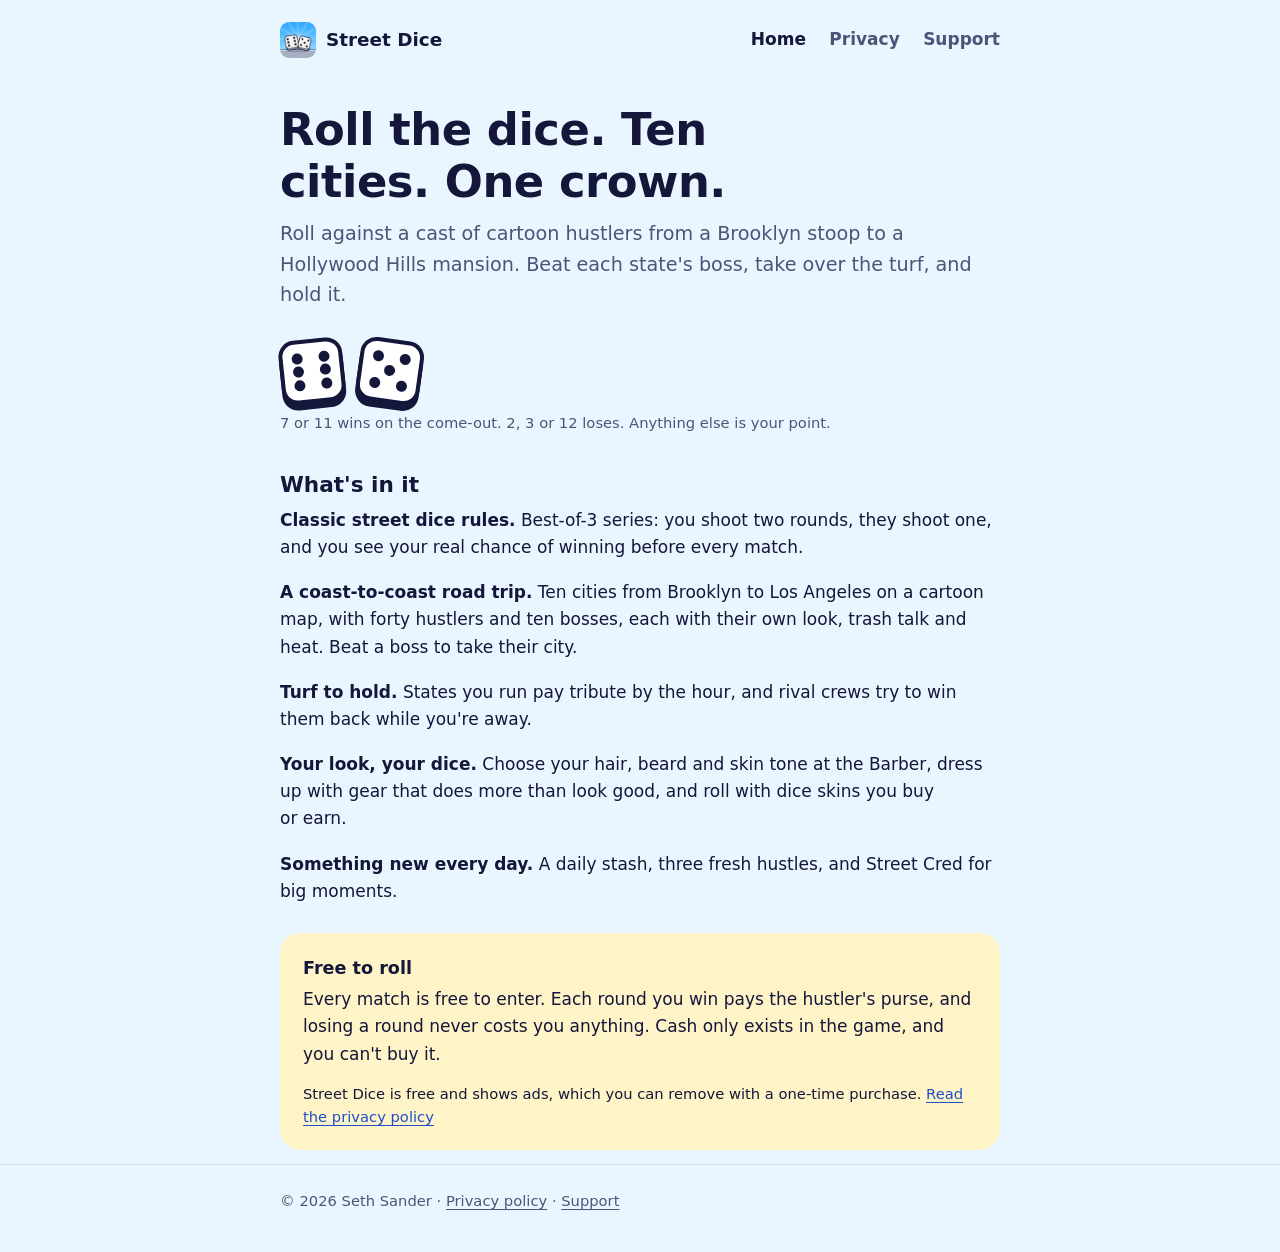
<file: index.html>
<!doctype html>
<html lang="en">
<head>
  <meta charset="utf-8">
  <meta name="viewport" content="width=device-width, initial-scale=1">
  <title>Street Dice: Hustle the City</title>
  <meta name="description" content="Street Dice is a cartoon street dice game for iPhone: road-trip across ten cities, take over turf and dress the part. Every match is free.">
  <link rel="icon" href="icon.png">
  <link rel="stylesheet" href="style.css">
</head>
<body>
  <header class="site">
    <div class="wrap">
      <a class="brand" href="./"><img src="icon.png" alt="">Street Dice</a>
      <nav class="site" aria-label="Site">
        <a href="./" aria-current="page">Home</a>
        <a href="privacy/">Privacy</a>
        <a href="support/">Support</a>
      </nav>
    </div>
  </header>

  <main class="wrap">
    <h1>Roll the dice. Ten cities. One crown.</h1>
    <p class="lead">Roll against a cast of cartoon hustlers from a Brooklyn stoop to a Hollywood Hills mansion. Beat each state's boss, take over the turf, and hold it.</p>

    <div class="dice" role="img" aria-label="Two dice showing six and five">
      <span class="die"><i></i><i class="off"></i><i></i><i></i><i class="off"></i><i></i><i></i><i class="off"></i><i></i></span>
      <span class="die"><i></i><i class="off"></i><i></i><i class="off"></i><i></i><i class="off"></i><i></i><i class="off"></i><i></i></span>
    </div>
    <p class="small muted">7 or 11 wins on the come-out. 2, 3 or 12 loses. Anything else is your point.</p>

    <h2>What's in it</h2>
    <div class="points">
      <p><strong>Classic street dice rules.</strong> Best-of-3 series: you shoot two rounds, they shoot one, and you see your real chance of winning before every match.</p>
      <p><strong>A coast-to-coast road trip.</strong> Ten cities from Brooklyn to Los Angeles on a cartoon map, with forty hustlers and ten bosses, each with their own look, trash talk and heat. Beat a boss to take their city.</p>
      <p><strong>Turf to hold.</strong> States you run pay tribute by the hour, and rival crews try to win them back while you're away.</p>
      <p><strong>Your look, your dice.</strong> Choose your hair, beard and skin tone at the Barber, dress up with gear that does more than look good, and roll with dice skins you buy or earn.</p>
      <p><strong>Something new every day.</strong> A daily stash, three fresh hustles, and Street Cred for big moments.</p>
    </div>

    <div class="card promise">
      <h3>Free to roll</h3>
      <p>Every match is free to enter. Each round you win pays the hustler's purse, and losing a round never costs you anything. Cash only exists in the game, and you can't buy it.</p>
      <p class="small" style="margin:0">Street Dice is free and shows ads, which you can remove with a one-time purchase. <a href="privacy/">Read the privacy policy</a></p>
    </div>
  </main>

  <footer class="site">
    <div class="wrap">
      &copy; 2026 Seth Sander &middot; <a href="privacy/">Privacy policy</a> &middot; <a href="support/">Support</a>
    </div>
  </footer>
</body>
</html>
</file>
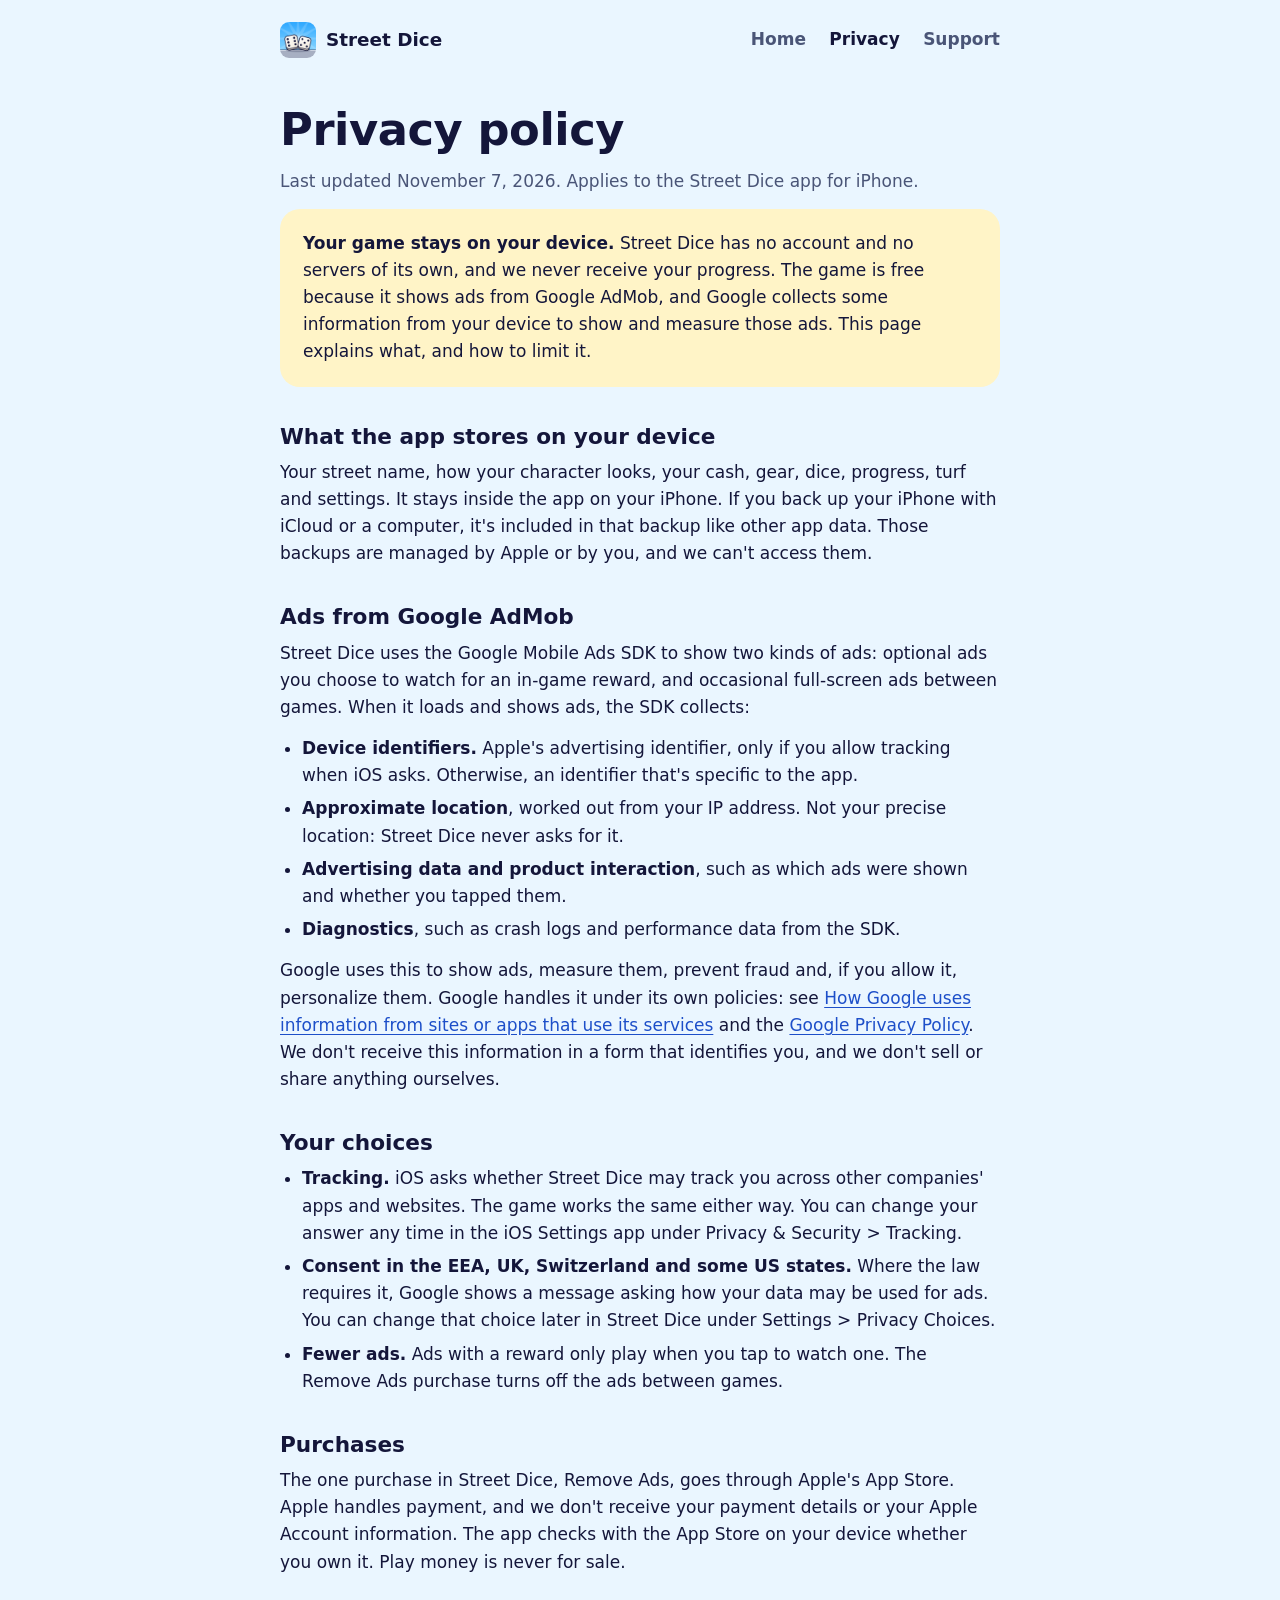
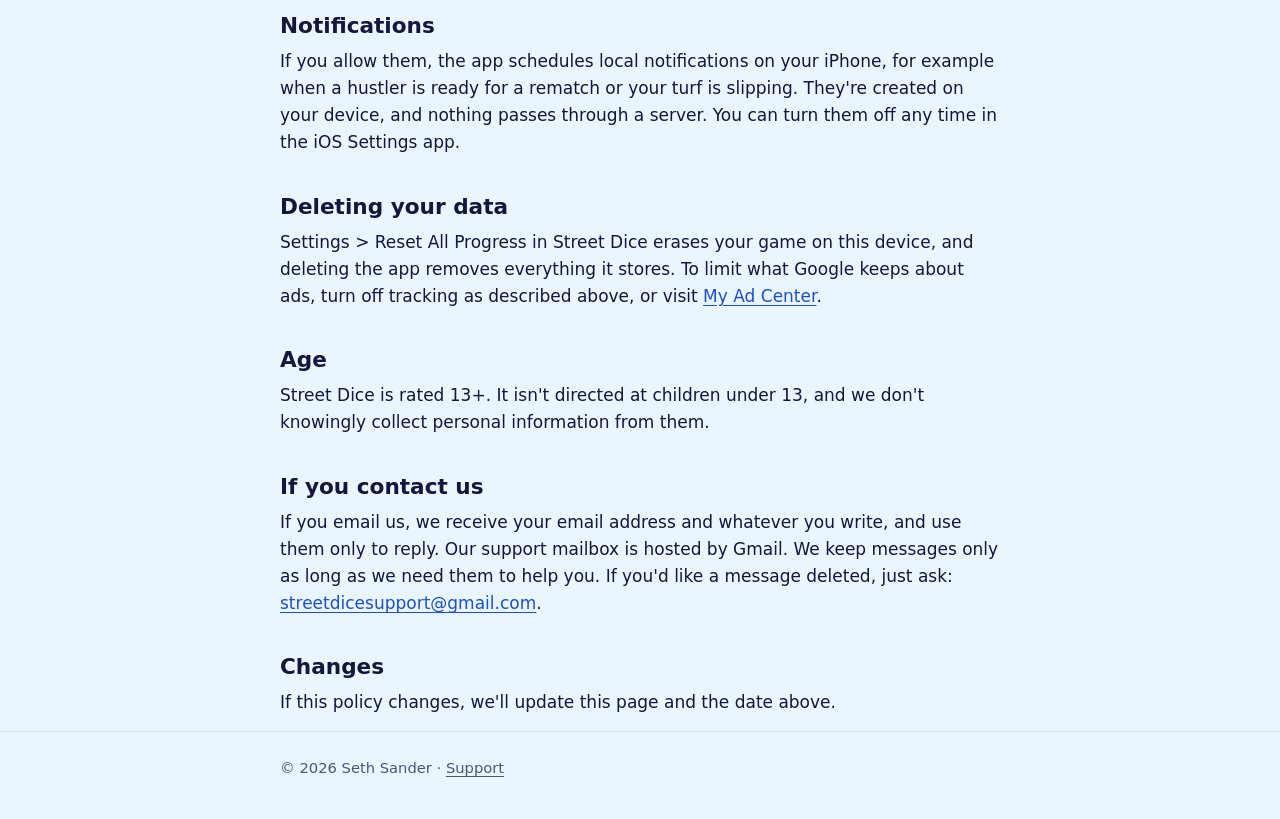
<file: privacy/index.html>
<!doctype html>
<html lang="en">
<head>
  <meta charset="utf-8">
  <meta name="viewport" content="width=device-width, initial-scale=1">
  <title>Privacy policy | Street Dice</title>
  <meta name="description" content="How Street Dice handles your information: your game stays on your device, and ads come from Google AdMob.">
  <link rel="icon" href="../icon.png">
  <link rel="stylesheet" href="../style.css">
</head>
<body>
  <header class="site">
    <div class="wrap">
      <a class="brand" href="../"><img src="../icon.png" alt="">Street Dice</a>
      <nav class="site" aria-label="Site">
        <a href="../">Home</a>
        <a href="./" aria-current="page">Privacy</a>
        <a href="../support/">Support</a>
      </nav>
    </div>
  </header>

  <main class="wrap">
    <h1>Privacy policy</h1>
    <p class="muted">Last updated November 7, 2026. Applies to the Street Dice app for iPhone.</p>

    <div class="card promise">
      <p style="margin:0"><strong>Your game stays on your device.</strong> Street Dice has no account and no servers of its own, and we never receive your progress. The game is free because it shows ads from Google AdMob, and Google collects some information from your device to show and measure those ads. This page explains what, and how to limit it.</p>
    </div>

    <h2>What the app stores on your device</h2>
    <p>Your street name, how your character looks, your cash, gear, dice, progress, turf and settings. It stays inside the app on your iPhone. If you back up your iPhone with iCloud or a computer, it's included in that backup like other app data. Those backups are managed by Apple or by you, and we can't access them.</p>

    <h2>Ads from Google AdMob</h2>
    <p>Street Dice uses the Google Mobile Ads SDK to show two kinds of ads: optional ads you choose to watch for an in-game reward, and occasional full-screen ads between games. When it loads and shows ads, the SDK collects:</p>
    <ul>
      <li><strong>Device identifiers.</strong> Apple's advertising identifier, only if you allow tracking when iOS asks. Otherwise, an identifier that's specific to the app.</li>
      <li><strong>Approximate location</strong>, worked out from your IP address. Not your precise location: Street Dice never asks for it.</li>
      <li><strong>Advertising data and product interaction</strong>, such as which ads were shown and whether you tapped them.</li>
      <li><strong>Diagnostics</strong>, such as crash logs and performance data from the SDK.</li>
    </ul>
    <p>Google uses this to show ads, measure them, prevent fraud and, if you allow it, personalize them. Google handles it under its own policies: see <a href="https://policies.google.com/technologies/partner-sites">How Google uses information from sites or apps that use its services</a> and the <a href="https://policies.google.com/privacy">Google Privacy Policy</a>. We don't receive this information in a form that identifies you, and we don't sell or share anything ourselves.</p>

    <h2>Your choices</h2>
    <ul>
      <li><strong>Tracking.</strong> iOS asks whether Street Dice may track you across other companies' apps and websites. The game works the same either way. You can change your answer any time in the iOS Settings app under Privacy &amp; Security &gt; Tracking.</li>
      <li><strong>Consent in the EEA, UK, Switzerland and some US states.</strong> Where the law requires it, Google shows a message asking how your data may be used for ads. You can change that choice later in Street Dice under Settings &gt; Privacy Choices.</li>
      <li><strong>Fewer ads.</strong> Ads with a reward only play when you tap to watch one. The Remove Ads purchase turns off the ads between games.</li>
    </ul>

    <h2>Purchases</h2>
    <p>The one purchase in Street Dice, Remove Ads, goes through Apple's App Store. Apple handles payment, and we don't receive your payment details or your Apple Account information. The app checks with the App Store on your device whether you own it. Play money is never for sale.</p>

    <h2>Notifications</h2>
    <p>If you allow them, the app schedules local notifications on your iPhone, for example when a hustler is ready for a rematch or your turf is slipping. They're created on your device, and nothing passes through a server. You can turn them off any time in the iOS Settings app.</p>

    <h2>Deleting your data</h2>
    <p>Settings &gt; Reset All Progress in Street Dice erases your game on this device, and deleting the app removes everything it stores. To limit what Google keeps about ads, turn off tracking as described above, or visit <a href="https://myadcenter.google.com/">My Ad Center</a>.</p>

    <h2>Age</h2>
    <p>Street Dice is rated 13+. It isn't directed at children under 13, and we don't knowingly collect personal information from them.</p>

    <h2>If you contact us</h2>
    <p>If you email us, we receive your email address and whatever you write, and use them only to reply. Our support mailbox is hosted by Gmail. We keep messages only as long as we need them to help you. If you'd like a message deleted, just ask: <a href="mailto:streetdicesupport@gmail.com">streetdicesupport@gmail.com</a>.</p>

    <h2>Changes</h2>
    <p>If this policy changes, we'll update this page and the date above.</p>
  </main>

  <footer class="site">
    <div class="wrap">
      &copy; 2026 Seth Sander &middot; <a href="../support/">Support</a>
    </div>
  </footer>
</body>
</html>
</file>
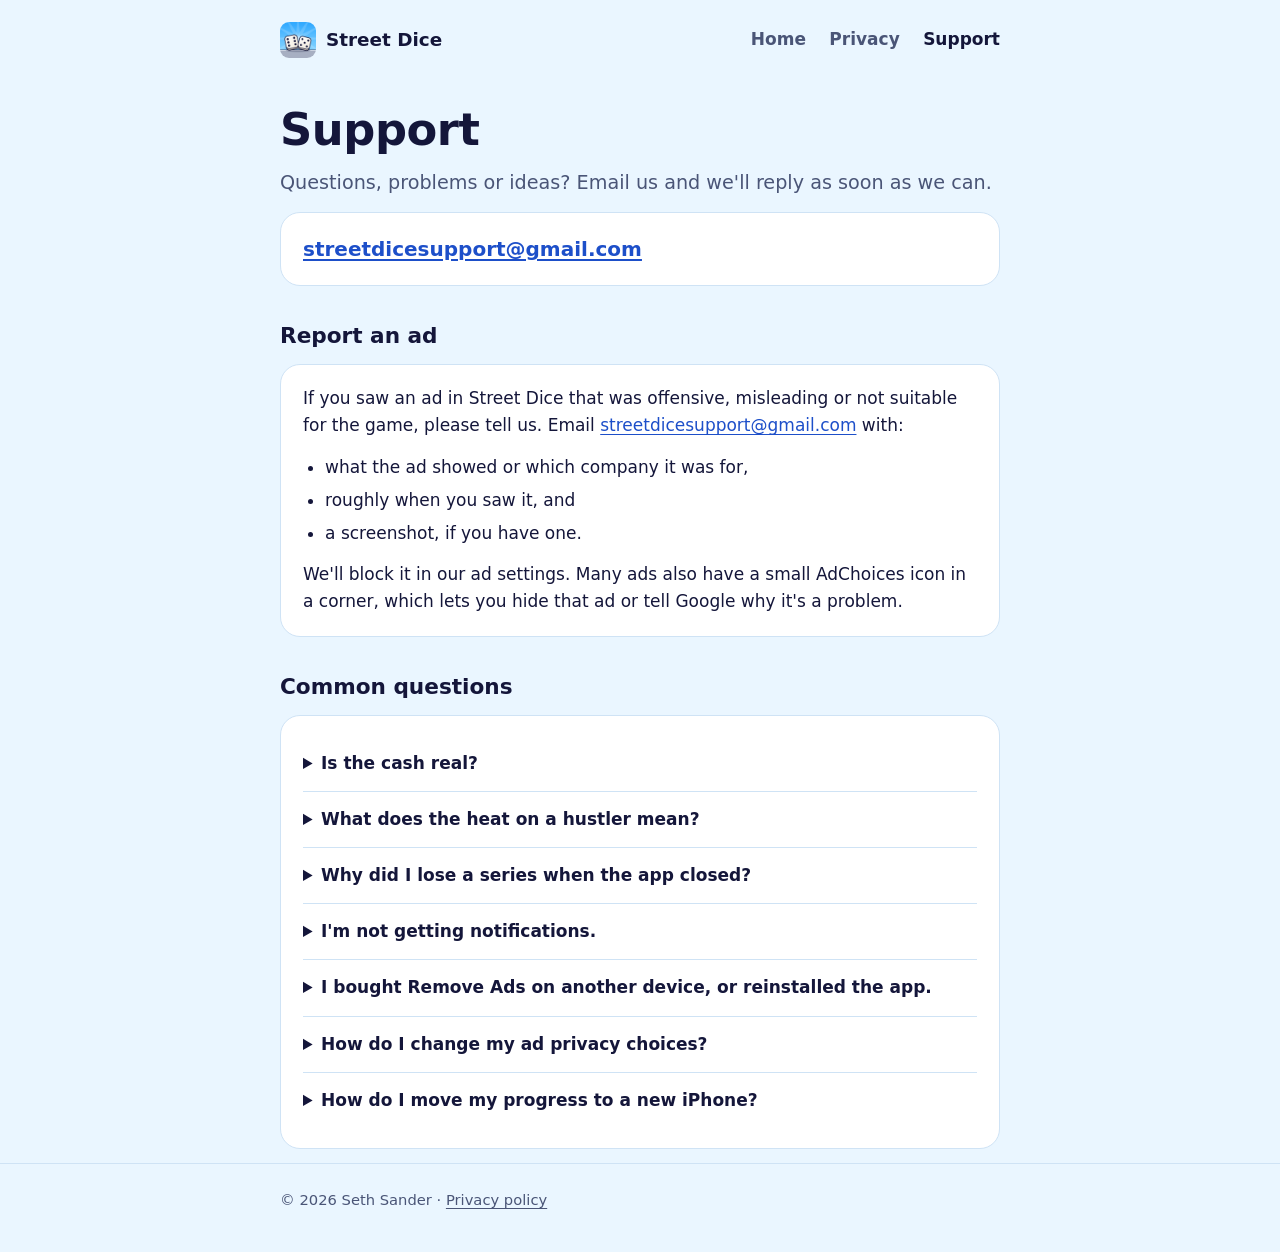
<file: support/index.html>
<!doctype html>
<html lang="en">
<head>
  <meta charset="utf-8">
  <meta name="viewport" content="width=device-width, initial-scale=1">
  <title>Support | Street Dice</title>
  <meta name="description" content="Get help with Street Dice, report an ad, or contact us.">
  <link rel="icon" href="../icon.png">
  <link rel="stylesheet" href="../style.css">
</head>
<body>
  <header class="site">
    <div class="wrap">
      <a class="brand" href="../"><img src="../icon.png" alt="">Street Dice</a>
      <nav class="site" aria-label="Site">
        <a href="../">Home</a>
        <a href="../privacy/">Privacy</a>
        <a href="./" aria-current="page">Support</a>
      </nav>
    </div>
  </header>

  <main class="wrap">
    <h1>Support</h1>
    <p class="lead">Questions, problems or ideas? Email us and we'll reply as soon as we can.</p>

    <div class="card">
      <p class="email" style="margin:0"><a href="mailto:streetdicesupport@gmail.com?subject=Street%20Dice%20support">streetdicesupport@gmail.com</a></p>
    </div>

    <h2 id="report-an-ad">Report an ad</h2>
    <div class="card">
      <p>If you saw an ad in Street Dice that was offensive, misleading or not suitable for the game, please tell us. Email <a href="mailto:streetdicesupport@gmail.com?subject=Street%20Dice%3A%20reporting%20an%20ad">streetdicesupport@gmail.com</a> with:</p>
      <ul>
        <li>what the ad showed or which company it was for,</li>
        <li>roughly when you saw it, and</li>
        <li>a screenshot, if you have one.</li>
      </ul>
      <p style="margin:0">We'll block it in our ad settings. Many ads also have a small AdChoices icon in a corner, which lets you hide that ad or tell Google why it's a problem.</p>
    </div>

    <h2>Common questions</h2>
    <div class="card">
      <details>
        <summary>Is the cash real?</summary>
        <p>No. Cash only exists inside Street Dice. You earn it by playing and spend it on gear and dice. You can't buy it, cash it out or trade it for anything real.</p>
      </details>
      <details>
        <summary>What does the heat on a hustler mean?</summary>
        <p>Hustlers play with an edge, shown as flames. When a throw would settle the round in your favor, there's a chance it "bounces funny" and gets thrown again. Brooklyn plays fair and the bosses run hot. The screen before every series shows your real chance of taking it.</p>
      </details>
      <details>
        <summary>Why did I lose a series when the app closed?</summary>
        <p>Leaving in the middle of a series counts as walking away, so it counts as a loss and that hustler goes on cooldown. You keep any purses you'd already won. That includes closing the app, or iOS closing it in the background. Finish the series before you switch away for long.</p>
      </details>
      <details>
        <summary>I'm not getting notifications.</summary>
        <p>Open Street Dice, go to Settings &gt; Notification Settings and turn on Allow Notifications. Focus modes can also silence them.</p>
      </details>
      <details>
        <summary>I bought Remove Ads on another device, or reinstalled the app.</summary>
        <p>Go to Settings &gt; Restore Purchases while signed in with the same Apple Account. Remove Ads turns off the ads between games. Ads that pay a reward only play when you choose to watch one, so they stay available.</p>
      </details>
      <details>
        <summary>How do I change my ad privacy choices?</summary>
        <p>For tracking, open the iOS Settings app and go to Privacy &amp; Security &gt; Tracking. In regions where Google asks for consent, Street Dice also shows Settings &gt; Privacy Choices. The <a href="../privacy/">privacy policy</a> has the details.</p>
      </details>
      <details>
        <summary>How do I move my progress to a new iPhone?</summary>
        <p>Your game is included when you back up your iPhone with iCloud or a computer, so restoring that backup to a new phone brings it along. We never receive your progress, so we can't restore it for you.</p>
      </details>
    </div>
  </main>

  <footer class="site">
    <div class="wrap">
      &copy; 2026 Seth Sander &middot; <a href="../privacy/">Privacy policy</a>
    </div>
  </footer>
</body>
</html>
</file>
<file: style.css>
:root {
  --page: #eaf6ff;
  --card: #ffffff;
  --line: #cfe3f5;
  --ink: #14163a;
  --muted: #4a5577;
  --accent: #1d4fc9;
  --accent-wash: #fff4c7;
  --gold: #ffd23f;
  --sky: #2fa8ff;
  color-scheme: light dark;
}

@media (prefers-color-scheme: dark) {
  :root {
    --page: #0c1030;
    --card: #161b45;
    --line: #262d63;
    --ink: #eef1ff;
    --muted: #aab3dc;
    --accent: #8fb4ff;
    --accent-wash: #2b2a17;
  }
}

* { box-sizing: border-box; }

html { -webkit-text-size-adjust: 100%; }

body {
  margin: 0;
  background: var(--page);
  color: var(--ink);
  font-family: ui-rounded, "SF Pro Rounded", system-ui, -apple-system, "Segoe UI", sans-serif;
  font-size: 1.0625rem;
  line-height: 1.6;
}

a { color: var(--accent); text-underline-offset: 3px; }
a:hover { text-decoration-thickness: 2px; }
:focus-visible { outline: 3px solid var(--accent); outline-offset: 2px; border-radius: 4px; }

.wrap { max-width: 760px; margin: 0 auto; padding: 0 20px; }

header.site { padding: 22px 0; }
header.site .wrap { display: flex; align-items: center; justify-content: space-between; gap: 16px; flex-wrap: wrap; }
.brand { display: inline-flex; align-items: center; gap: 10px; font-weight: 800; font-size: 1.15rem; color: var(--ink); text-decoration: none; }
.brand img { width: 36px; height: 36px; border-radius: 9px; }
nav.site a { margin-left: 18px; font-weight: 700; text-decoration: none; color: var(--muted); }
nav.site a:first-child { margin-left: 0; }
nav.site a[aria-current="page"] { color: var(--ink); }

main { padding-bottom: 64px; }

h1 { font-size: clamp(2rem, 5vw, 2.8rem); line-height: 1.15; margin: 24px 0 12px; letter-spacing: -0.01em; text-wrap: balance; font-weight: 900; }
h2 { font-size: 1.35rem; line-height: 1.3; margin: 36px 0 8px; font-weight: 800; }
h3 { font-size: 1.1rem; margin: 0 0 4px; }
p { margin: 0 0 14px; text-wrap: pretty; }
ul { margin: 0 0 14px; padding-left: 1.3em; }
li { margin-bottom: 6px; }
.lead { font-size: 1.2rem; color: var(--muted); max-width: 60ch; }
.muted { color: var(--muted); }
.small { font-size: 0.92rem; }

.card {
  background: var(--card);
  border: 1px solid var(--line);
  border-radius: 20px;
  padding: 20px 22px;
  margin: 14px 0;
}

/* The dice shown once on the home page */
.dice { display: flex; gap: 14px; margin: 28px 0 8px; }
.die {
  width: 64px; height: 64px; border-radius: 16px; background: #fff; border: 4px solid #14163a;
  box-shadow: 0 6px 0 #14163a; display: grid; grid-template-columns: repeat(3, 1fr); grid-template-rows: repeat(3, 1fr);
  padding: 8px; transform: rotate(-6deg);
}
.die + .die { transform: rotate(8deg); }
.die i { width: 11px; height: 11px; border-radius: 50%; background: #14163a; place-self: center; }
.die i.off { visibility: hidden; }

.points { display: grid; gap: 4px; margin: 8px 0; }

.promise { background: var(--accent-wash); border-color: transparent; }

details { border-top: 1px solid var(--line); padding: 14px 0; }
details:first-of-type { border-top: 0; }
summary { cursor: pointer; font-weight: 700; }
details p { margin-top: 10px; }

.email { font-size: 1.25rem; font-weight: 700; word-break: break-all; }

footer.site { border-top: 1px solid var(--line); padding: 24px 0 40px; color: var(--muted); font-size: 0.92rem; }
footer.site a { color: var(--muted); }

@media (max-width: 480px) {
  nav.site a { margin-left: 14px; }
  .die { width: 54px; height: 54px; padding: 6px; }
  .die i { width: 9px; height: 9px; }
}
</file>
